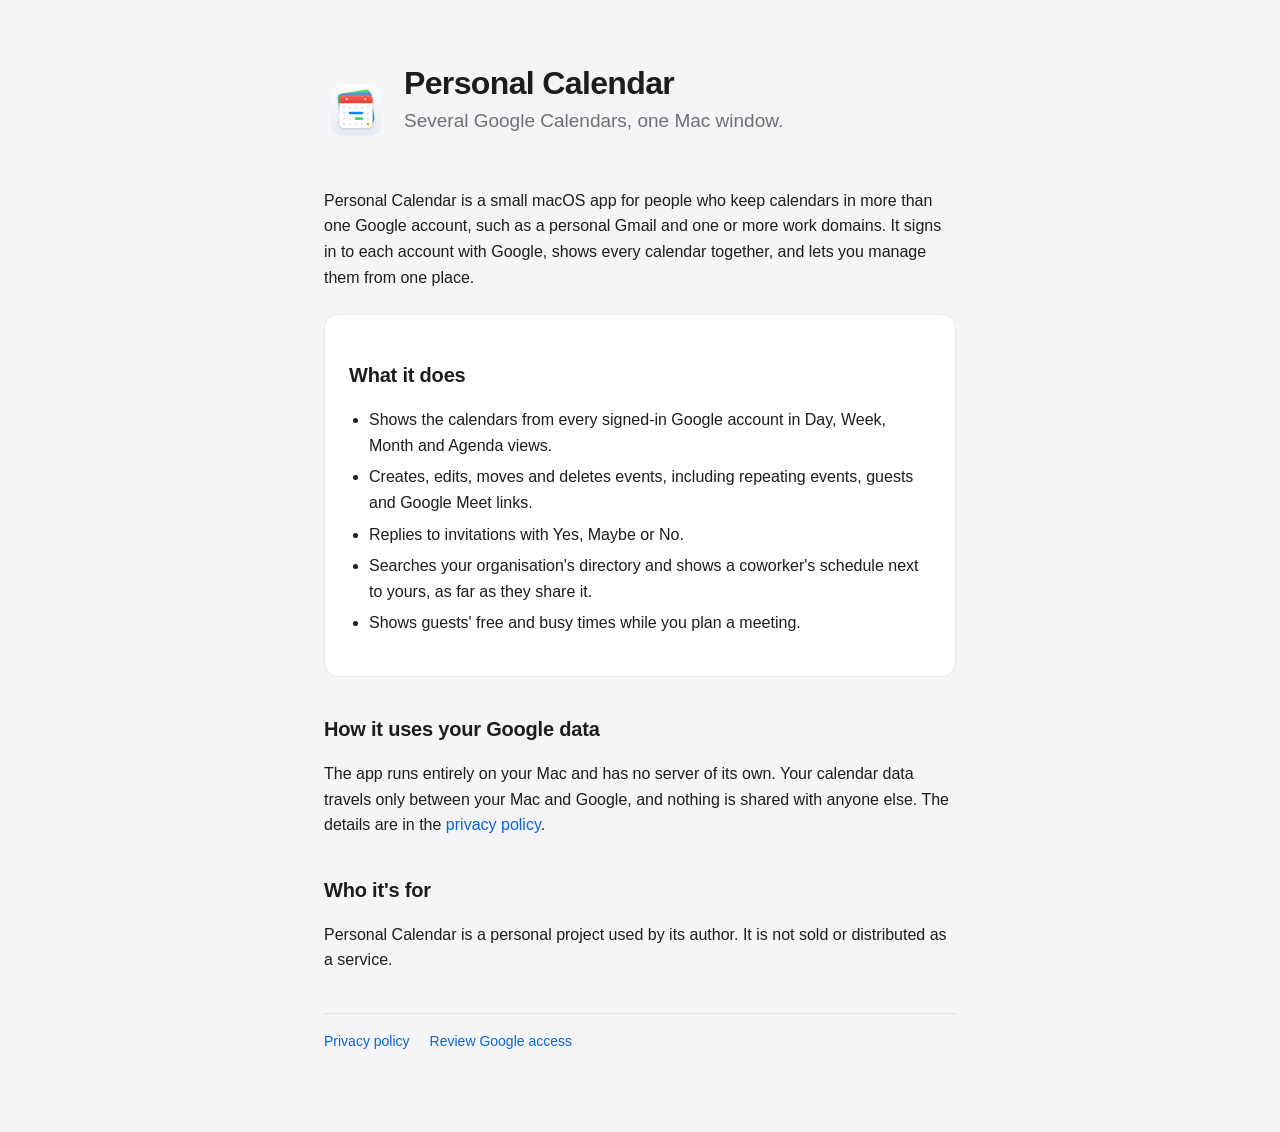
<file: index.html>
<!doctype html>
<html lang="en">
<head>
  <meta charset="utf-8">
  <meta name="viewport" content="width=device-width, initial-scale=1">
  <title>Personal Calendar</title>
  <meta name="description" content="A personal macOS calendar that shows several Google Calendar accounts together.">
  <link rel="icon" href="icon.png">
  <link rel="stylesheet" href="style.css">
</head>
<body>
  <main>
    <header>
      <img src="icon.png" alt="">
      <div>
        <h1>Personal Calendar</h1>
        <p class="lede">Several Google Calendars, one Mac window.</p>
      </div>
    </header>

    <p>
      Personal Calendar is a small macOS app for people who keep calendars in
      more than one Google account, such as a personal Gmail and one or more
      work domains. It signs in to each account with Google, shows every
      calendar together, and lets you manage them from one place.
    </p>

    <div class="card">
      <h2>What it does</h2>
      <ul>
        <li>Shows the calendars from every signed-in Google account in Day, Week, Month and Agenda views.</li>
        <li>Creates, edits, moves and deletes events, including repeating events, guests and Google Meet links.</li>
        <li>Replies to invitations with Yes, Maybe or No.</li>
        <li>Searches your organisation's directory and shows a coworker's schedule next to yours, as far as they share it.</li>
        <li>Shows guests' free and busy times while you plan a meeting.</li>
      </ul>
    </div>

    <h2>How it uses your Google data</h2>
    <p>
      The app runs entirely on your Mac and has no server of its own. Your
      calendar data travels only between your Mac and Google, and nothing is
      shared with anyone else. The details are in the
      <a href="privacy.html">privacy policy</a>.
    </p>

    <h2>Who it's for</h2>
    <p>
      Personal Calendar is a personal project used by its author. It is not sold
      or distributed as a service.
    </p>

    <footer>
      <a href="privacy.html">Privacy policy</a>
      <a href="https://myaccount.google.com/permissions">Review Google access</a>
    </footer>
  </main>
</body>
</html>
</file>
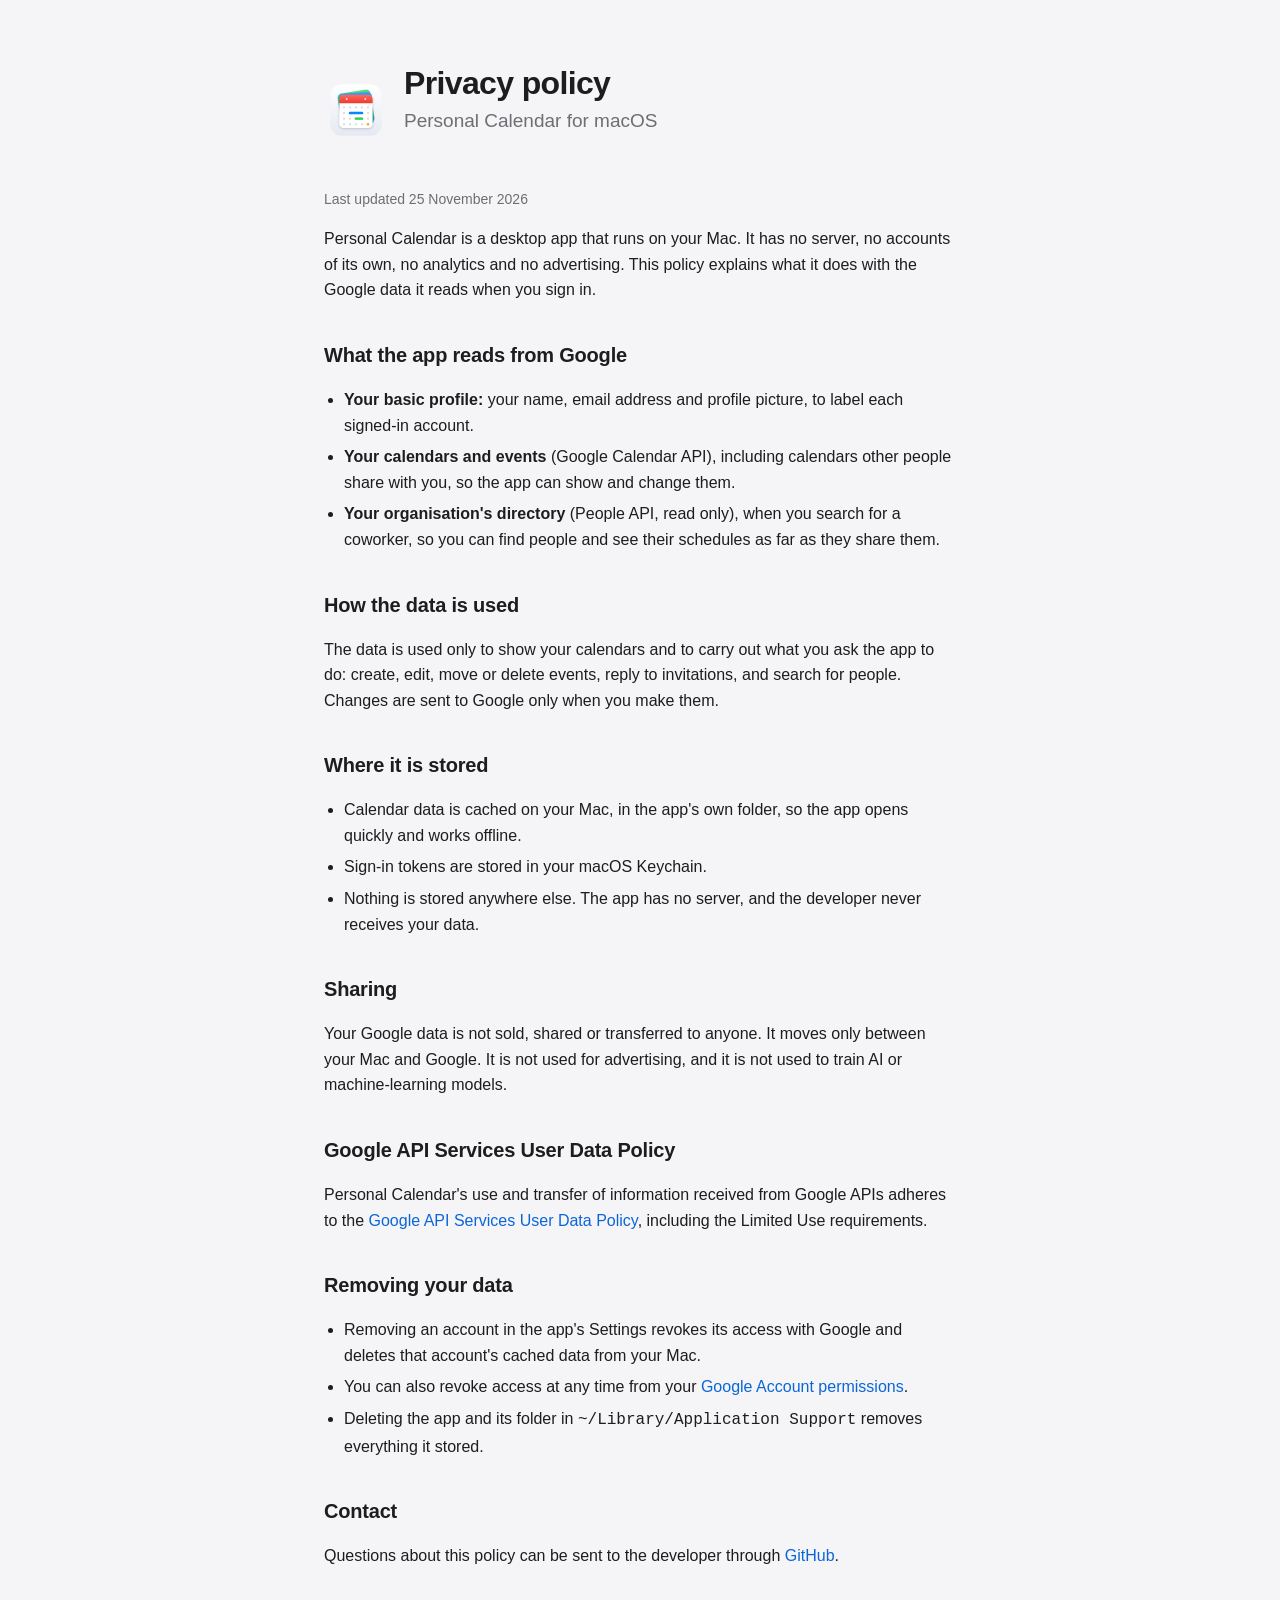
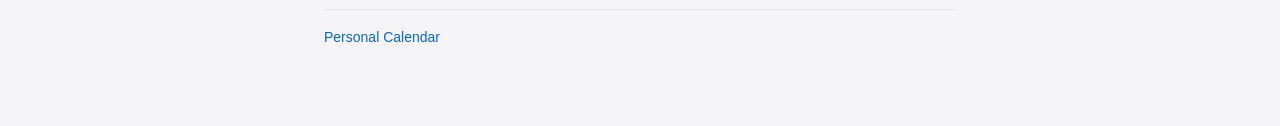
<file: privacy.html>
<!doctype html>
<html lang="en">
<head>
  <meta charset="utf-8">
  <meta name="viewport" content="width=device-width, initial-scale=1">
  <title>Privacy policy - Personal Calendar</title>
  <link rel="icon" href="icon.png">
  <link rel="stylesheet" href="style.css">
</head>
<body>
  <main>
    <header>
      <img src="icon.png" alt="">
      <div>
        <h1>Privacy policy</h1>
        <p class="lede">Personal Calendar for macOS</p>
      </div>
    </header>

    <p class="muted">Last updated 25 November 2026</p>

    <p>
      Personal Calendar is a desktop app that runs on your Mac. It has no
      server, no accounts of its own, no analytics and no advertising. This
      policy explains what it does with the Google data it reads when you sign
      in.
    </p>

    <h2>What the app reads from Google</h2>
    <ul>
      <li><strong>Your basic profile:</strong> your name, email address and profile picture, to label each signed-in account.</li>
      <li><strong>Your calendars and events</strong> (Google Calendar API), including calendars other people share with you, so the app can show and change them.</li>
      <li><strong>Your organisation's directory</strong> (People API, read only), when you search for a coworker, so you can find people and see their schedules as far as they share them.</li>
    </ul>

    <h2>How the data is used</h2>
    <p>
      The data is used only to show your calendars and to carry out what you
      ask the app to do: create, edit, move or delete events, reply to
      invitations, and search for people. Changes are sent to Google only when
      you make them.
    </p>

    <h2>Where it is stored</h2>
    <ul>
      <li>Calendar data is cached on your Mac, in the app's own folder, so the app opens quickly and works offline.</li>
      <li>Sign-in tokens are stored in your macOS Keychain.</li>
      <li>Nothing is stored anywhere else. The app has no server, and the developer never receives your data.</li>
    </ul>

    <h2>Sharing</h2>
    <p>
      Your Google data is not sold, shared or transferred to anyone. It moves
      only between your Mac and Google. It is not used for advertising, and it
      is not used to train AI or machine-learning models.
    </p>

    <h2>Google API Services User Data Policy</h2>
    <p>
      Personal Calendar's use and transfer of information received from Google
      APIs adheres to the
      <a href="https://developers.google.com/terms/api-services-user-data-policy">Google API Services User Data Policy</a>,
      including the Limited Use requirements.
    </p>

    <h2>Removing your data</h2>
    <ul>
      <li>Removing an account in the app's Settings revokes its access with Google and deletes that account's cached data from your Mac.</li>
      <li>You can also revoke access at any time from your <a href="https://myaccount.google.com/permissions">Google Account permissions</a>.</li>
      <li>Deleting the app and its folder in <code>~/Library/Application Support</code> removes everything it stored.</li>
    </ul>

    <h2>Contact</h2>
    <p>
      Questions about this policy can be sent to the developer through
      <a href="https://github.com/Swarder117">GitHub</a>.
    </p>

    <footer>
      <a href="./">Personal Calendar</a>
    </footer>
  </main>
</body>
</html>
</file>
<file: style.css>
:root {
  color-scheme: light dark;
  --bg: #f5f5f7;
  --card: #ffffff;
  --text: #1d1d1f;
  --muted: #6e6e73;
  --line: rgba(0, 0, 0, 0.08);
  --accent: #0a66d8;
}

@media (prefers-color-scheme: dark) {
  :root {
    --bg: #1c1c1e;
    --card: #2c2c2e;
    --text: #f5f5f7;
    --muted: #a1a1a6;
    --line: rgba(255, 255, 255, 0.1);
    --accent: #4da3ff;
  }
}

* { box-sizing: border-box; }

body {
  margin: 0;
  background: var(--bg);
  color: var(--text);
  font: 16px/1.6 -apple-system, BlinkMacSystemFont, "SF Pro Text", "Helvetica Neue", Arial, sans-serif;
  -webkit-font-smoothing: antialiased;
}

main {
  max-width: 680px;
  margin: 0 auto;
  padding: 64px 24px 80px;
}

header {
  display: flex;
  align-items: center;
  gap: 16px;
  margin-bottom: 32px;
}

header img { width: 64px; height: 64px; }

h1 { font-size: 32px; line-height: 1.2; margin: 0; letter-spacing: -0.02em; }
h2 { font-size: 20px; margin: 36px 0 8px; letter-spacing: -0.01em; }
p, li { color: var(--text); }
.lede { font-size: 19px; color: var(--muted); margin-top: 4px; }
.muted { color: var(--muted); font-size: 14px; }

.card {
  background: var(--card);
  border: 1px solid var(--line);
  border-radius: 14px;
  padding: 8px 24px 24px;
  margin-top: 24px;
}

ul { padding-left: 20px; }
li { margin: 6px 0; }
a { color: var(--accent); text-decoration: none; }
a:hover { text-decoration: underline; }

footer {
  margin-top: 40px;
  padding-top: 16px;
  border-top: 1px solid var(--line);
  display: flex;
  gap: 20px;
  font-size: 14px;
}
</file>
